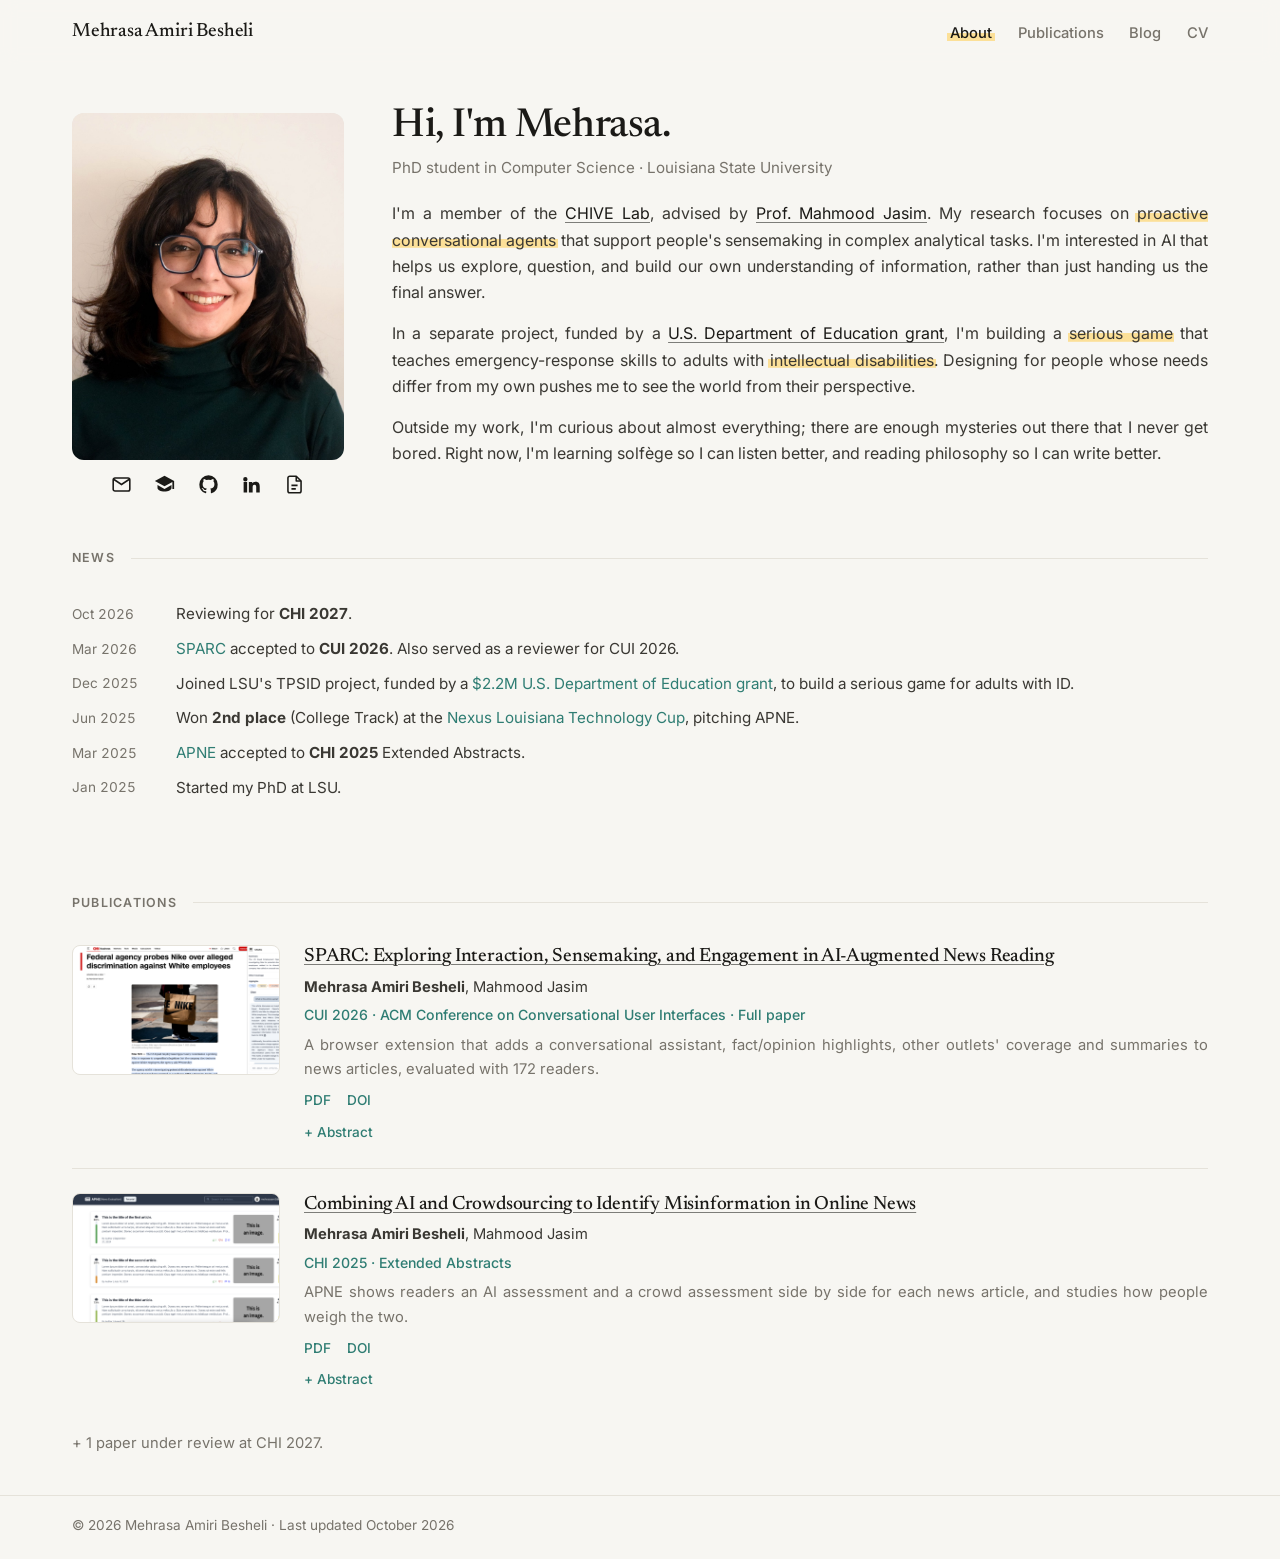
<file: index.html>
<!doctype html>
<html lang="en">
  <head>
    <meta charset="UTF-8" />
    <meta name="viewport" content="width=device-width, initial-scale=1.0" />

    <!-- Full publication name in the title so name searches from papers and Scholar find this page. -->
    <title>Mehrasa Amiri Besheli</title>
    <meta
      name="description"
      content="Mehrasa Amiri Besheli — CS PhD student at Louisiana State University (CHIVE Lab) studying conversational AI and AI-augmented sensemaking."
    />

    <meta property="og:title" content="Mehrasa Amiri Besheli" />
    <meta
      property="og:description"
      content="CS PhD student at LSU studying how conversational AI can help people make sense of information."
    />
    <meta property="og:type" content="profile" />

    <link rel="preconnect" href="https://fonts.googleapis.com" />
    <link rel="preconnect" href="https://fonts.gstatic.com" crossorigin />
    <link
      href="https://fonts.googleapis.com/css2?family=Newsreader:ital,opsz,wght@0,6..72,400;0,6..72,500;1,6..72,400&family=Inter:wght@400;500;600&display=swap"
      rel="stylesheet"
    />
    <link rel="stylesheet" href="style.css" />
  </head>
  <body>
    <header class="site-header">
      <div class="container">
        <a class="brand" href="index.html">Mehrasa Amiri Besheli</a>
        <nav>
          <ul class="nav">
            <li><a href="index.html" aria-current="page">About</a></li>
            <li><a href="#publications">Publications</a></li>
            <li><a href="blog.html">Blog</a></li>
            <li><a href="cv.html">CV</a></li>
          </ul>
        </nav>
      </div>
    </header>

    <main class="container">
      <!-- ===================== HERO ===================== -->
      <div class="hero">
        <div class="profile">
          <div class="portrait">
            <img src="photo-web.jpg" alt="Portrait of Mehrasa Amiri Besheli" />
          </div>
          <!-- Icon links under the photo -->
          <div class="socials">
            <a href="mailto:mamiri2@lsu.edu" aria-label="Email" title="Email"
              ><svg
                viewBox="0 0 24 24"
                fill="none"
                stroke="currentColor"
                stroke-width="1.8"
                aria-hidden="true"
              >
                <rect x="2.5" y="4.5" width="19" height="15" rx="2" />
                <path d="m3 6 9 6 9-6" /></svg
            ></a>
            <a
              href="https://scholar.google.com/citations?user=2GcFEswAAAAJ"
              aria-label="Google Scholar"
              title="Google Scholar"
              ><svg viewBox="0 0 24 24" fill="currentColor" aria-hidden="true">
                <path
                  d="M12 2 1 8l11 6 9-4.9V17h2V8L12 2zM4 12.7v3.3C4 18.2 7.6 20 12 20s8-1.8 8-4v-3.3l-8 4.4-8-4.4z"
                /></svg
            ></a>
            <a
              href="https://github.com/mobiusss3"
              aria-label="GitHub"
              title="GitHub"
              ><svg viewBox="0 0 24 24" fill="currentColor" aria-hidden="true">
                <path
                  d="M12 1.5A10.5 10.5 0 0 0 1.5 12a10.5 10.5 0 0 0 7.18 9.96c.53.1.72-.23.72-.5v-1.8c-2.92.63-3.54-1.4-3.54-1.4-.48-1.21-1.17-1.54-1.17-1.54-.95-.65.07-.64.07-.64 1.06.08 1.62 1.09 1.62 1.09.94 1.6 2.46 1.14 3.06.87.1-.68.37-1.14.67-1.4-2.33-.27-4.78-1.17-4.78-5.2 0-1.15.41-2.09 1.09-2.83-.11-.27-.47-1.34.1-2.8 0 0 .88-.28 2.9 1.08a10 10 0 0 1 5.28 0c2-1.36 2.89-1.08 2.89-1.08.57 1.46.21 2.53.1 2.8.68.74 1.09 1.68 1.09 2.83 0 4.04-2.46 4.93-4.8 5.19.38.33.71.97.71 1.96v2.9c0 .28.19.61.73.5A10.5 10.5 0 0 0 22.5 12 10.5 10.5 0 0 0 12 1.5z"
                /></svg
            ></a>
            <a
              href="https://www.linkedin.com/in/mehrasa-amiri-34063736b/"
              aria-label="LinkedIn"
              title="LinkedIn"
              ><svg viewBox="0 0 24 24" fill="currentColor" aria-hidden="true">
                <path
                  d="M4.98 3.5a2.5 2.5 0 1 1 0 5 2.5 2.5 0 0 1 0-5zM3 9h4v12H3V9zm6 0h3.8v1.7h.05c.53-.95 1.83-1.95 3.77-1.95 4.03 0 4.78 2.5 4.78 5.75V21h-4v-5.6c0-1.34-.03-3.06-1.9-3.06-1.9 0-2.2 1.46-2.2 2.96V21H9V9z"
                /></svg
            ></a>
            <a href="cv.html" aria-label="CV" title="CV"
              ><svg
                viewBox="0 0 24 24"
                fill="none"
                stroke="currentColor"
                stroke-width="1.8"
                stroke-linejoin="round"
                aria-hidden="true"
              >
                <path
                  d="M14 2.5H6.5a2 2 0 0 0-2 2v15a2 2 0 0 0 2 2h11a2 2 0 0 0 2-2V8z"
                />
                <path d="M14 2.5V8h5.5M8.5 13h7M8.5 17h5" /></svg
            ></a>
          </div>
        </div>

        <div class="intro">
          <h1>Hi, I'm Mehrasa.</h1>
          <p class="role">
            PhD student in Computer Science · Louisiana State University
          </p>

          <p>
            I'm a member of the
            <a href="https://chive.cse.lsu.edu/">CHIVE Lab</a>, advised by
            <a href="https://csc.lsu.edu/~mjasim/">Prof. Mahmood Jasim</a>. My
            research focuses on
            <span class="mark">proactive conversational agents</span>
            that support people's sensemaking in complex analytical tasks. I'm
            interested in AI that helps us explore, question, and build our own
            understanding of information, rather than just handing us the final
            answer.
          </p>
          <p>
            In a separate project, funded by a
            <a href="https://www.lsu.edu/chse/news/2025/ics-tpsid-grant.php"
              >U.S. Department of Education grant</a
            >, I'm building a
            <span class="mark" style="--d: 1.1s">serious game</span> that
            teaches emergency-response skills to adults with
            <span class="mark" style="--d: 1.4s">intellectual disabilities</span
            >. Designing for people whose needs differ from my own pushes me to
            see the world from their perspective.
          </p>
          <p>
            Outside my work, I'm curious about almost everything; there are
            enough mysteries out there that I never get bored. Right now, I'm
            learning solfège so I can listen better, and reading philosophy so I
            can write better.
          </p>
        </div>
      </div>

      <!-- ===================== NEWS =====================
         One <li> per item, NEWEST AT THE TOP. Keep each to one line.
    ================================================== -->
      <section id="news">
        <h2 class="section-label">News</h2>
        <ul class="news">
          <li>
            <time>Oct 2026</time
            ><span>Reviewing for <strong>CHI 2027</strong>.</span>
          </li>
          <li>
            <time>Mar 2026</time
            ><span
              ><a href="#sparc">SPARC</a> accepted to <strong>CUI 2026</strong>.
              Also served as a reviewer for CUI 2026.</span
            >
          </li>
          <li>
            <time>Dec 2025</time
            ><span
              >Joined LSU's TPSID project, funded by a
              <a href="https://www.lsu.edu/chse/news/2025/ics-tpsid-grant.php"
                >$2.2M U.S. Department of Education grant</a
              >, to build a serious game for adults with ID.</span
            >
          </li>
          <li>
            <time>Jun 2025</time
            ><span
              >Won <strong>2nd place</strong> (College Track) at the
              <a href="https://www.nexusla.org/"
                >Nexus Louisiana Technology Cup</a
              >, pitching APNE.</span
            >
          </li>
          <li>
            <time>Mar 2025</time
            ><span
              ><a href="#apne">APNE</a> accepted to
              <strong>CHI 2025</strong> Extended Abstracts.</span
            >
          </li>
          <li><time>Jan 2025</time><span>Started my PhD at LSU.</span></li>
        </ul>
      </section>

      <!-- ===================== PUBLICATIONS =====================
         One <article class="pub"> per paper, newest first.
    ========================================================== -->
      <section id="publications">
        <h2 class="section-label">Publications</h2>

        <article class="pub" id="sparc">
          <figure class="pub-img">
            <img
              src="images/sparc.png"
              alt="SPARC side panel next to a news article, showing a summary, other outlets' coverage, fact/opinion highlights and a chat"
            />
          </figure>
          <div>
            <h3>
              <a href="https://doi.org/10.1145/3816046.3816213"
                >SPARC: Exploring Interaction, Sensemaking, and Engagement in
                AI-Augmented News Reading</a
              >
            </h3>
            <p class="authors">
              <strong>Mehrasa Amiri Besheli</strong>, Mahmood Jasim
            </p>
            <p class="venue">
              CUI 2026 · ACM Conference on Conversational User Interfaces · Full
              paper
            </p>
            <p class="tldr">
              A browser extension that adds a conversational assistant,
              fact/opinion highlights, other outlets' coverage and summaries to
              news articles, evaluated with 172 readers.
            </p>
            <div class="links">
              <a href="https://dl.acm.org/doi/pdf/10.1145/3816046.3816213"
                >PDF</a
              >
              <a href="https://doi.org/10.1145/3816046.3816213">DOI</a>
              <details>
                <summary>Abstract</summary>
                <p>
                  Recent advancements in AI assistants have sparked growing
                  interest in how they can support everyday reading tasks.
                  However, how AI can help readers deeply engage with online
                  news articles remains underexplored. To understand online news
                  readers' needs and how AI can support them, we conducted a
                  formative survey (N=100), in which participants expressed the
                  desire for credible, accurate information, exposure to diverse
                  perspectives, and low-friction assistance that augments
                  reading flow. In response, we designed and developed SPARC, a
                  web extension that enables readers to assess article
                  credibility, find relevant information, and explore others'
                  perspectives through conversations and visual cues. A user
                  study (N=172) with Fox and CNN readers suggests that SPARC
                  helped participants with comprehension and information-seeking
                  through conversational explanations, and enabled focused
                  attention by providing highlights as a reading scaffold. We
                  also found that participants' pre-existing positive or
                  negative perception of trust in AI did not significantly
                  influence their engagement with our tool.
                </p>
              </details>
            </div>
          </div>
        </article>

        <article class="pub" id="apne">
          <figure class="pub-img">
            <img
              src="images/apne.png"
              alt="APNE interface: news articles with AI and crowd credibility scores"
            />
          </figure>
          <div>
            <h3>
              <a href="https://doi.org/10.1145/3706599.3720007"
                >Combining AI and Crowdsourcing to Identify Misinformation in
                Online News</a
              >
            </h3>
            <p class="authors">
              <strong>Mehrasa Amiri Besheli</strong>, Mahmood Jasim
            </p>
            <p class="venue">CHI 2025 · Extended Abstracts</p>
            <p class="tldr">
              APNE shows readers an AI assessment and a crowd assessment side by
              side for each news article, and studies how people weigh the two.
            </p>
            <div class="links">
              <a href="https://dl.acm.org/doi/pdf/10.1145/3706599.3720007"
                >PDF</a
              >
              <a href="https://doi.org/10.1145/3706599.3720007">DOI</a>
              <details>
                <summary>Abstract</summary>
                <p>
                  Misinformation in online news presents a critical challenge as
                  it can influence individuals' assessment of news articles and
                  impact decision-making. Existing approaches to combat
                  misinformation rely on either automated AI-based systems or
                  human-centered methods, such as crowdsourcing. However, AI
                  systems often struggle to interpret subjective opinions and
                  remain up to date, while human approaches can be biased. To
                  address these, we designed and developed AI and People News
                  Evaluation (APNE), a system that combines both AI and human
                  assessment to identify misinformation. An initial evaluation
                  of our system suggests that participants valued AI for
                  offering factual information but sometimes felt it was biased.
                  On the other hand, humans, despite having subjective opinions,
                  shared facts and alternative sources that improved the
                  information quality. We also found that participants'
                  assessments were shaped by external factors including their
                  distrust of AI and their opinions about other readers.
                </p>
              </details>
            </div>
          </div>
        </article>

        <p class="under-review">+ 1 paper under review at CHI 2027.</p>
      </section>
    </main>

    <footer>
      <div class="container">
        © 2026 Mehrasa Amiri Besheli · Last updated October 2026
      </div>
    </footer>

    <script src="script.js"></script>
  </body>
</html>
</file>
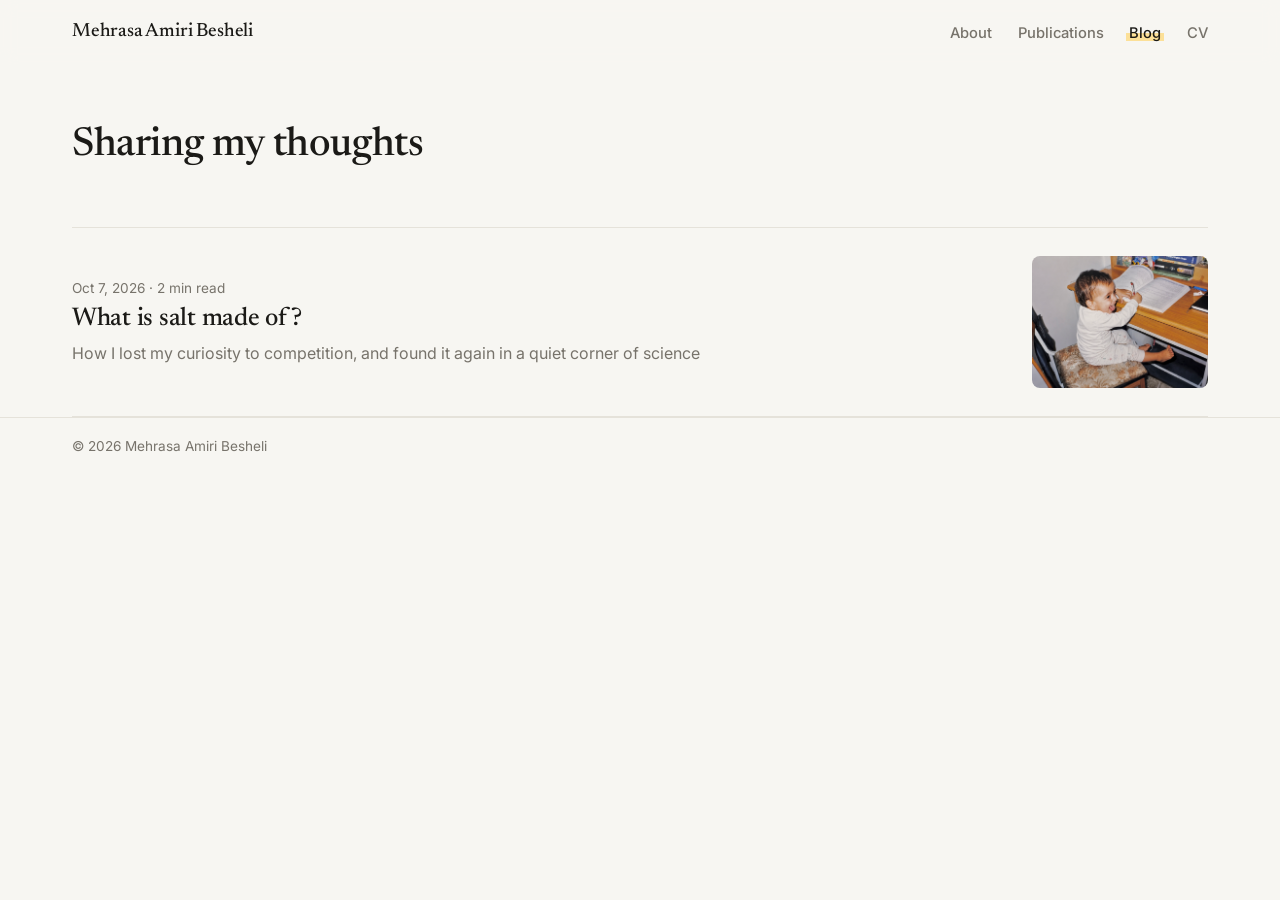
<file: blog.html>
<!doctype html>
<html lang="en">
  <head>
    <meta charset="UTF-8" />
    <meta name="viewport" content="width=device-width, initial-scale=1.0" />
    <title>Blog · Mehrasa Amiri Besheli</title>
    <meta
      name="description"
      content="Writing by Mehrasa Amiri Besheli on HCI, conversational AI, and life as a PhD student."
    />
    <link rel="preconnect" href="https://fonts.googleapis.com" />
    <link rel="preconnect" href="https://fonts.gstatic.com" crossorigin />
    <link
      href="https://fonts.googleapis.com/css2?family=Newsreader:ital,opsz,wght@0,6..72,400;0,6..72,500;1,6..72,400&family=Inter:wght@400;500;600&display=swap"
      rel="stylesheet"
    />
    <link rel="stylesheet" href="style.css" />
  </head>
  <body>
    <header class="site-header">
      <div class="container">
        <a class="brand" href="index.html">Mehrasa Amiri Besheli</a>
        <nav>
          <ul class="nav">
            <li><a href="index.html">About</a></li>
            <li><a href="index.html#publications">Publications</a></li>
            <li><a href="blog.html" aria-current="page">Blog</a></li>
            <li><a href="cv.html">CV</a></li>
          </ul>
        </nav>
      </div>
    </header>

    <main class="container">
      <h1 class="page-title">Sharing my thoughts</h1>

      <!-- ===================== POST LIST =====================
         NEWEST AT THE TOP. For each new post:
         1. Copy posts/_template.html, rename it (e.g. posts/2026Nov1.html)
         2. Copy one <article class="post-card"> below and update the link, date,
            title, subtitle and (optional) thumbnail.
         Delete the <figure> if the post has no thumbnail.
    ====================================================== -->
      <section class="post-list">
        <article class="post-card">
          <div>
            <p class="post-meta">
              <time datetime="2026-10-07">Oct 7, 2026</time> · 2 min read
            </p>
            <h2>
              <a href="posts/2026Oct7.html">What is salt made of?</a>
            </h2>
            <p class="post-subtitle">
              How I lost my curiosity to competition, and found it again in a
              quiet corner of science
            </p>
          </div>
          <figure class="post-thumb">
            <img src="images/blog/2026Oct7/childhood.jpg" alt="" />
          </figure>
        </article>
      </section>
    </main>

    <footer>
      <div class="container">© 2026 Mehrasa Amiri Besheli</div>
    </footer>
    <script src="script.js"></script>
  </body>
</html>
</file>
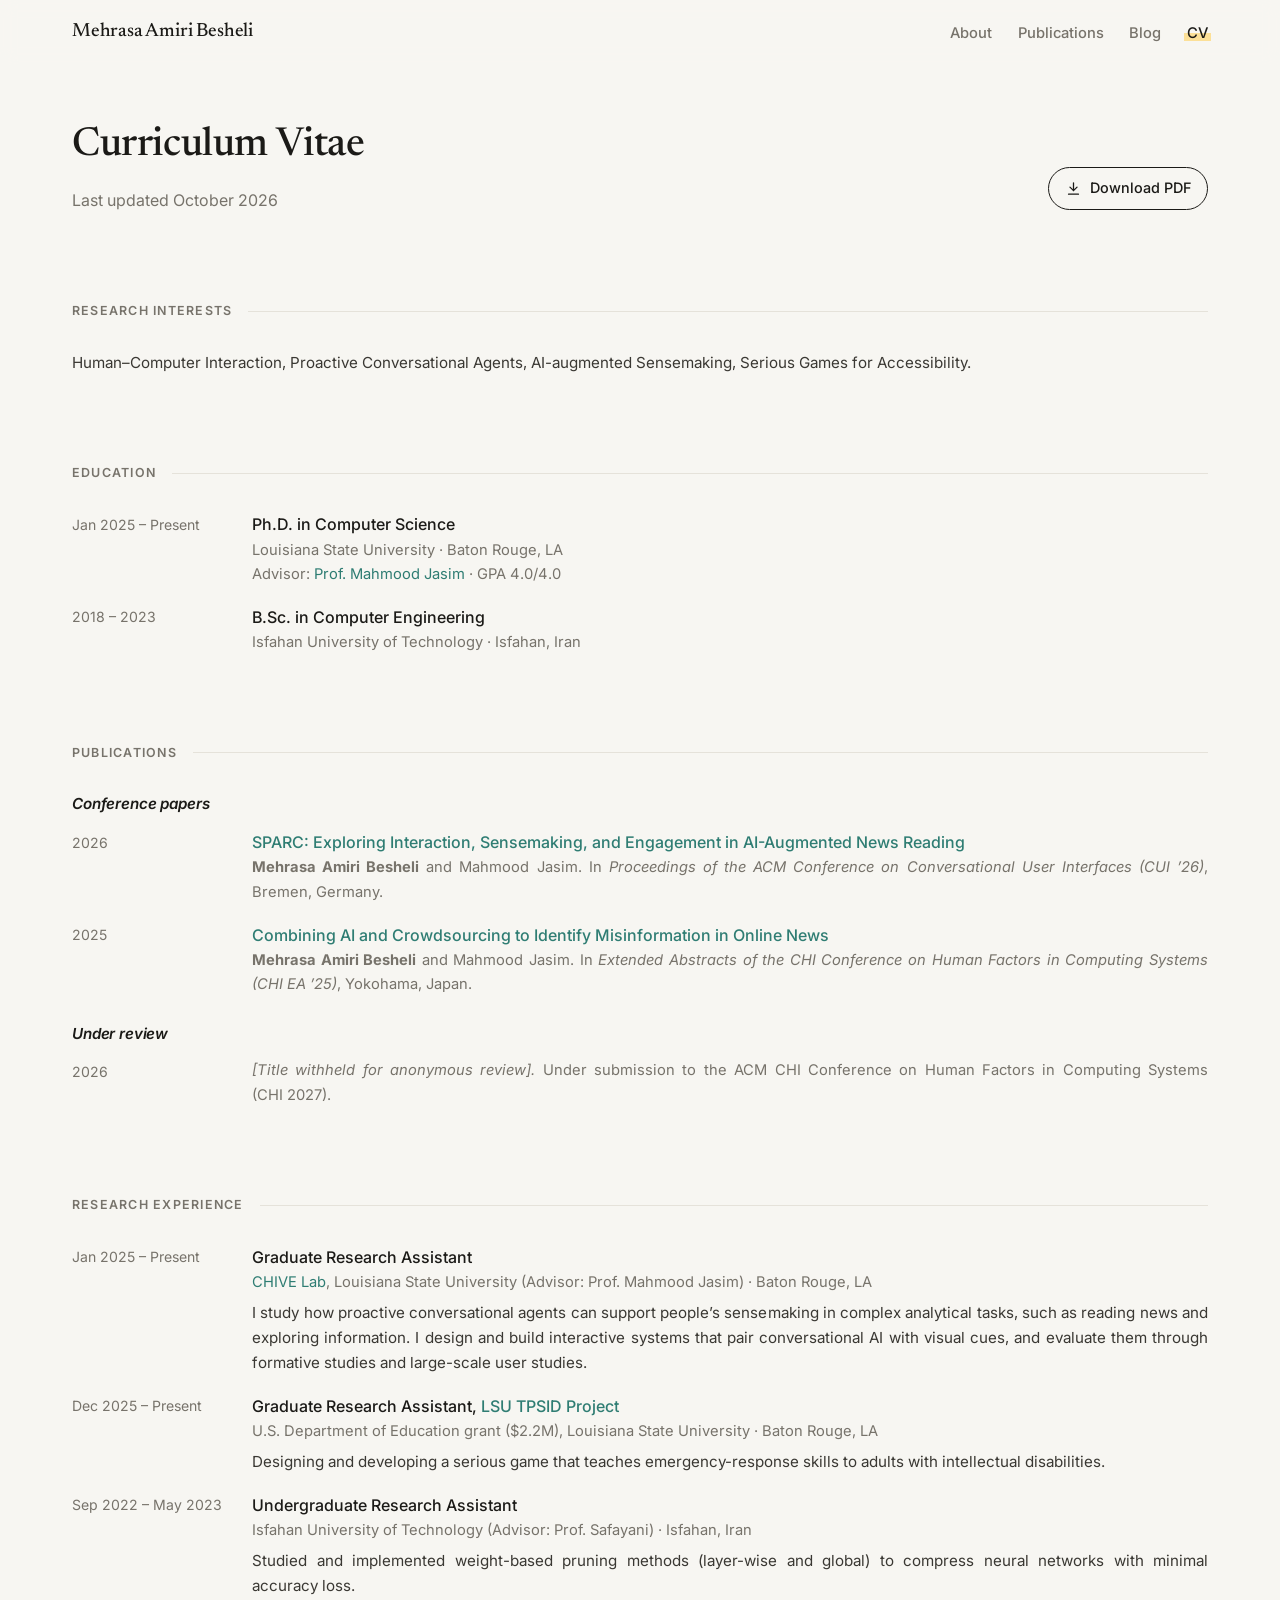
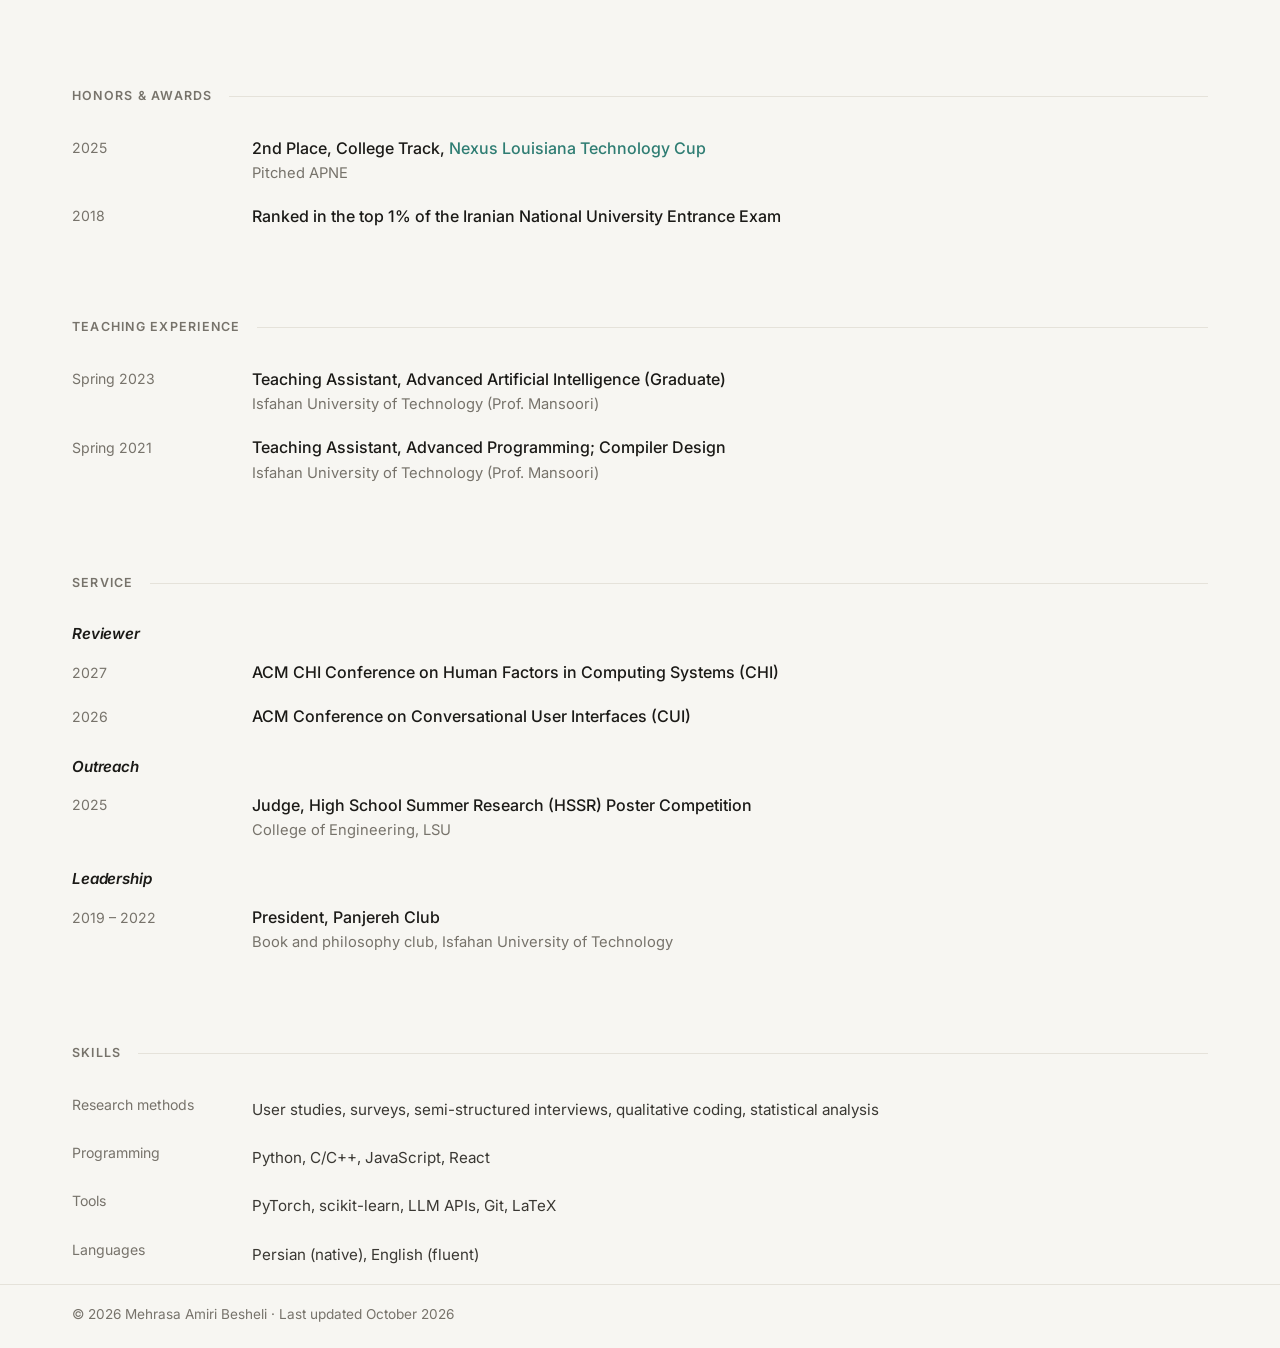
<file: cv.html>
<!doctype html>
<html lang="en">
  <head>
    <meta charset="UTF-8" />
    <meta name="viewport" content="width=device-width, initial-scale=1.0" />
    <title>CV · Mehrasa Amiri Besheli</title>
    <meta
      name="description"
      content="Curriculum vitae of Mehrasa Amiri Besheli, CS PhD student at Louisiana State University."
    />
    <link rel="preconnect" href="https://fonts.googleapis.com" />
    <link rel="preconnect" href="https://fonts.gstatic.com" crossorigin />
    <link
      href="https://fonts.googleapis.com/css2?family=Newsreader:ital,opsz,wght@0,6..72,400;0,6..72,500;1,6..72,400&family=Inter:wght@400;500;600&display=swap"
      rel="stylesheet"
    />
    <link rel="stylesheet" href="style.css" />
  </head>
  <body>
    <header class="site-header">
      <div class="container">
        <a class="brand" href="index.html">Mehrasa Amiri Besheli</a>
        <nav>
          <ul class="nav">
            <li><a href="index.html">About</a></li>
            <li><a href="index.html#publications">Publications</a></li>
            <li><a href="blog.html">Blog</a></li>
            <li><a href="cv.html" aria-current="page">CV</a></li>
          </ul>
        </nav>
      </div>
    </header>

    <main class="container">
      <div class="cv-head">
        <div>
          <h1 class="page-title">Curriculum Vitae</h1>
          <p class="page-intro">Last updated October 2026</p>
        </div>
        <!-- To update: replace cv.pdf in this folder with the new PDF (keep the same name). -->
        <a class="button" href="cv.pdf" download="Mehrasa-Amiri-Besheli-CV.pdf">
          <svg
            viewBox="0 0 24 24"
            fill="none"
            stroke="currentColor"
            stroke-width="1.8"
            stroke-linecap="round"
            stroke-linejoin="round"
            aria-hidden="true"
          >
            <path d="M12 4v11M7 10l5 5 5-5M5 20h14" />
          </svg>
          Download PDF
        </a>
      </div>

      <section>
        <h2 class="section-label">Research interests</h2>
        <p class="cv-text">
          Human–Computer Interaction, Proactive Conversational Agents,
          AI-augmented Sensemaking, Serious Games for Accessibility.
        </p>
      </section>

      <section>
        <h2 class="section-label">Education</h2>
        <div class="cv-row">
          <div class="when">Jan 2025 – Present</div>
          <div>
            <div class="what">Ph.D. in Computer Science</div>
            <div class="where">
              Louisiana State University · Baton Rouge, LA
            </div>
            <div class="where">
              Advisor:
              <a href="https://csc.lsu.edu/~mjasim/">Prof. Mahmood Jasim</a> ·
              GPA 4.0/4.0
            </div>
          </div>
        </div>
        <div class="cv-row">
          <div class="when">2018 – 2023</div>
          <div>
            <div class="what">B.Sc. in Computer Engineering</div>
            <div class="where">
              Isfahan University of Technology · Isfahan, Iran
            </div>
          </div>
        </div>
      </section>

      <section>
        <h2 class="section-label">Publications</h2>
        <h3 class="cv-sub">Conference papers</h3>
        <div class="cv-row">
          <div class="when">2026</div>
          <div>
            <div class="what">
              <a href="https://doi.org/10.1145/3816046.3816213"
                >SPARC: Exploring Interaction, Sensemaking, and Engagement in
                AI-Augmented News Reading</a
              >
            </div>
            <div class="where">
              <strong>Mehrasa Amiri Besheli</strong> and Mahmood Jasim. In
              <em
                >Proceedings of the ACM Conference on Conversational User
                Interfaces (CUI ’26)</em
              >, Bremen, Germany.
            </div>
          </div>
        </div>
        <div class="cv-row">
          <div class="when">2025</div>
          <div>
            <div class="what">
              <a href="https://doi.org/10.1145/3706599.3720007"
                >Combining AI and Crowdsourcing to Identify Misinformation in
                Online News</a
              >
            </div>
            <div class="where">
              <strong>Mehrasa Amiri Besheli</strong> and Mahmood Jasim. In
              <em
                >Extended Abstracts of the CHI Conference on Human Factors in
                Computing Systems (CHI EA ’25)</em
              >, Yokohama, Japan.
            </div>
          </div>
        </div>

        <h3 class="cv-sub">Under review</h3>
        <div class="cv-row">
          <div class="when">2026</div>
          <div>
            <div class="where">
              <em>[Title withheld for anonymous review].</em> Under submission
              to the ACM CHI Conference on Human Factors in Computing Systems
              (CHI 2027).
            </div>
          </div>
        </div>
      </section>

      <section>
        <h2 class="section-label">Research experience</h2>
        <div class="cv-row">
          <div class="when">Jan 2025 – Present</div>
          <div>
            <div class="what">Graduate Research Assistant</div>
            <div class="where">
              <a href="https://chive.cse.lsu.edu/">CHIVE Lab</a>, Louisiana
              State University (Advisor: Prof. Mahmood Jasim) · Baton Rouge, LA
            </div>
            <p class="cv-text">
              I study how proactive conversational agents can support people’s
              sensemaking in complex analytical tasks, such as reading news and
              exploring information. I design and build interactive systems that
              pair conversational AI with visual cues, and evaluate them through
              formative studies and large-scale user studies.
            </p>
          </div>
        </div>
        <div class="cv-row">
          <div class="when">Dec 2025 – Present</div>
          <div>
            <div class="what">
              Graduate Research Assistant,
              <a href="https://www.lsu.edu/chse/news/2025/ics-tpsid-grant.php"
                >LSU TPSID Project</a
              >
            </div>
            <div class="where">
              U.S. Department of Education grant ($2.2M), Louisiana State
              University · Baton Rouge, LA
            </div>
            <p class="cv-text">
              Designing and developing a serious game that teaches
              emergency-response skills to adults with intellectual
              disabilities.
            </p>
          </div>
        </div>
        <div class="cv-row">
          <div class="when">Sep 2022 – May 2023</div>
          <div>
            <div class="what">Undergraduate Research Assistant</div>
            <div class="where">
              Isfahan University of Technology (Advisor: Prof. Safayani) ·
              Isfahan, Iran
            </div>
            <p class="cv-text">
              Studied and implemented weight-based pruning methods (layer-wise
              and global) to compress neural networks with minimal accuracy
              loss.
            </p>
          </div>
        </div>
      </section>

      <section>
        <h2 class="section-label">Honors &amp; awards</h2>
        <div class="cv-row">
          <div class="when">2025</div>
          <div>
            <div class="what">
              2nd Place, College Track,
              <a href="https://www.nexusla.org/"
                >Nexus Louisiana Technology Cup</a
              >
            </div>
            <div class="where">Pitched APNE</div>
          </div>
        </div>
        <div class="cv-row">
          <div class="when">2018</div>
          <div>
            <div class="what">
              Ranked in the top 1% of the Iranian National University Entrance
              Exam
            </div>
          </div>
        </div>
      </section>

      <section>
        <h2 class="section-label">Teaching experience</h2>
        <div class="cv-row">
          <div class="when">Spring 2023</div>
          <div>
            <div class="what">
              Teaching Assistant, Advanced Artificial Intelligence (Graduate)
            </div>
            <div class="where">
              Isfahan University of Technology (Prof. Mansoori)
            </div>
          </div>
        </div>
        <div class="cv-row">
          <div class="when">Spring 2021</div>
          <div>
            <div class="what">
              Teaching Assistant, Advanced Programming; Compiler Design
            </div>
            <div class="where">
              Isfahan University of Technology (Prof. Mansoori)
            </div>
          </div>
        </div>
      </section>

      <section>
        <h2 class="section-label">Service</h2>
        <h3 class="cv-sub">Reviewer</h3>
        <div class="cv-row">
          <div class="when">2027</div>
          <div>
            <div class="what">
              ACM CHI Conference on Human Factors in Computing Systems (CHI)
            </div>
          </div>
        </div>
        <div class="cv-row">
          <div class="when">2026</div>
          <div>
            <div class="what">
              ACM Conference on Conversational User Interfaces (CUI)
            </div>
          </div>
        </div>
        <h3 class="cv-sub">Outreach</h3>
        <div class="cv-row">
          <div class="when">2025</div>
          <div>
            <div class="what">
              Judge, High School Summer Research (HSSR) Poster Competition
            </div>
            <div class="where">College of Engineering, LSU</div>
          </div>
        </div>
        <h3 class="cv-sub">Leadership</h3>
        <div class="cv-row">
          <div class="when">2019 – 2022</div>
          <div>
            <div class="what">President, Panjereh Club</div>
            <div class="where">
              Book and philosophy club, Isfahan University of Technology
            </div>
          </div>
        </div>
      </section>

      <section>
        <h2 class="section-label">Skills</h2>
        <div class="cv-row">
          <div class="when">Research methods</div>
          <div class="cv-text">
            User studies, surveys, semi-structured interviews, qualitative
            coding, statistical analysis
          </div>
        </div>
        <div class="cv-row">
          <div class="when">Programming</div>
          <div class="cv-text">Python, C/C++, JavaScript, React</div>
        </div>
        <div class="cv-row">
          <div class="when">Tools</div>
          <div class="cv-text">PyTorch, scikit-learn, LLM APIs, Git, LaTeX</div>
        </div>
        <div class="cv-row">
          <div class="when">Languages</div>
          <div class="cv-text">Persian (native), English (fluent)</div>
        </div>
      </section>
    </main>

    <footer>
      <div class="container">
        © 2026 Mehrasa Amiri Besheli · Last updated October 2026
      </div>
    </footer>
    <script src="script.js"></script>
  </body>
</html>
</file>
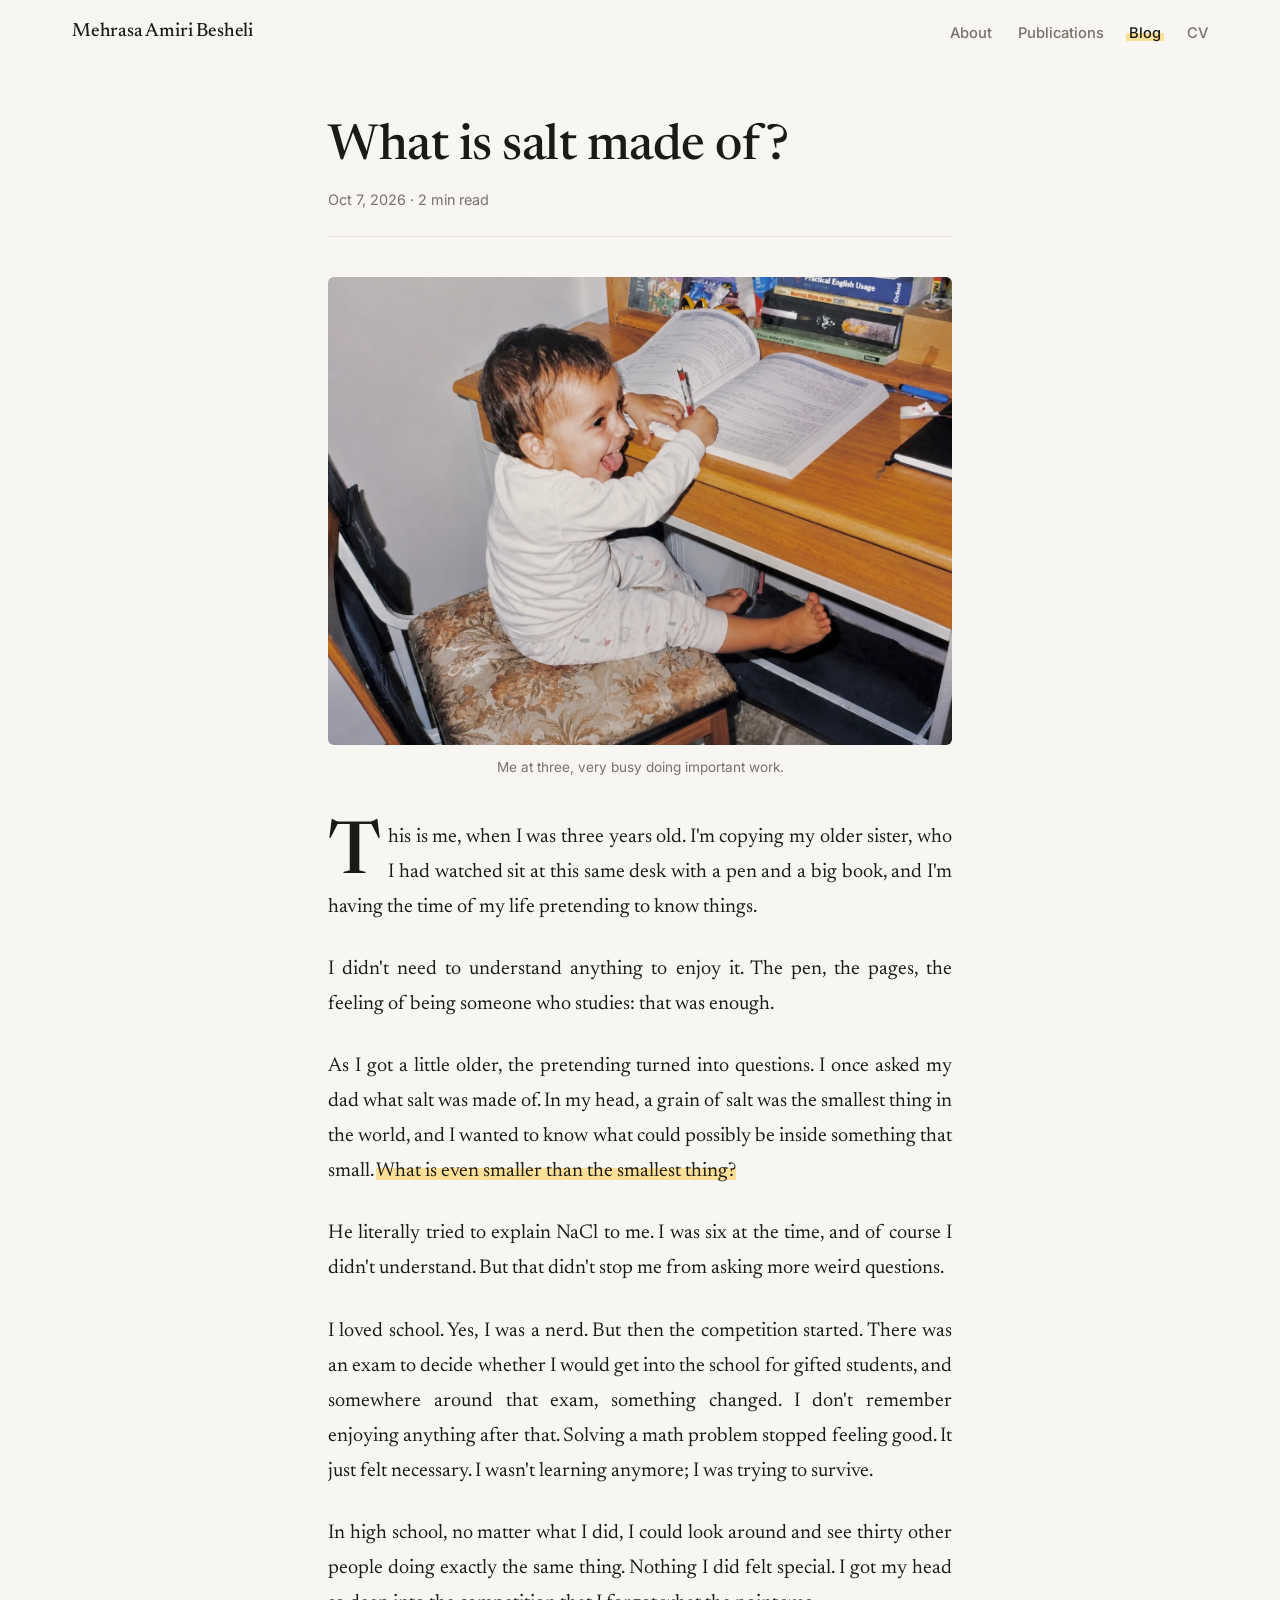
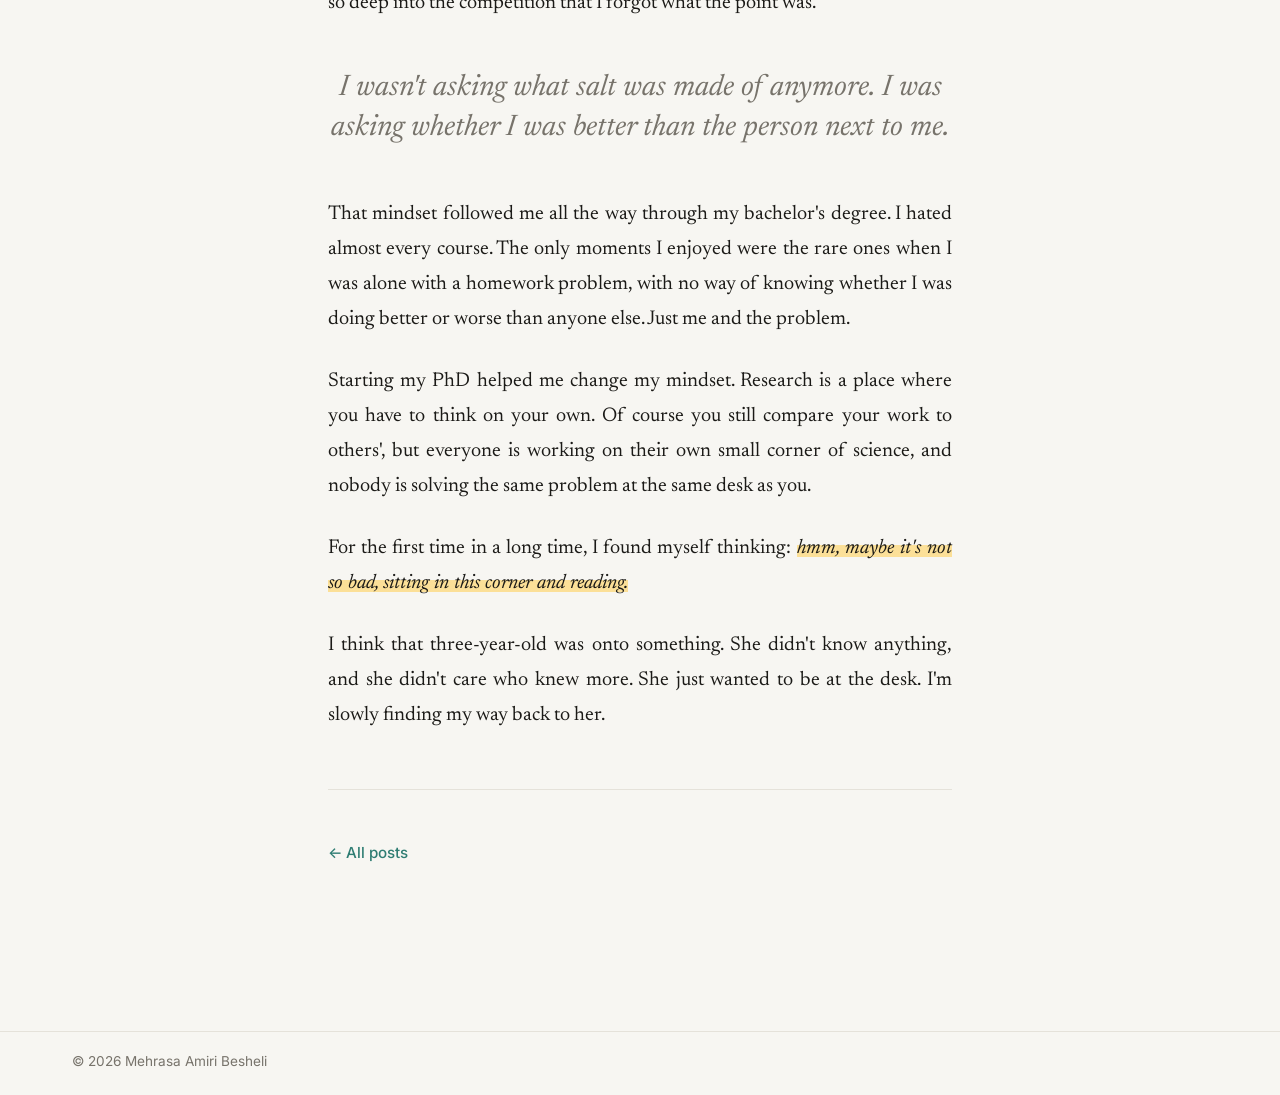
<file: posts/2026Oct7.html>
<!doctype html>
<html lang="en">
  <head>
    <meta charset="UTF-8" />
    <meta name="viewport" content="width=device-width, initial-scale=1.0" />

    <title>What is salt made of? · Mehrasa Amiri Besheli</title>
    <meta
      name="description"
      content="On how I lost my curiosity to competition, and how a PhD gave it back."
    />
    <meta property="og:title" content="What is salt made of?" />
    <meta
      property="og:description"
      content="On how I lost my curiosity to competition, and how a PhD gave it back."
    />
    <meta property="og:type" content="article" />

    <link rel="preconnect" href="https://fonts.googleapis.com" />
    <link rel="preconnect" href="https://fonts.gstatic.com" crossorigin />
    <link
      href="https://fonts.googleapis.com/css2?family=Newsreader:ital,opsz,wght@0,6..72,400;0,6..72,500;1,6..72,400&family=Inter:wght@400;500;600&display=swap"
      rel="stylesheet"
    />
    <link rel="stylesheet" href="../style.css" />
  </head>
  <body>
    <div class="read-progress" aria-hidden="true"></div>

    <header class="site-header">
      <div class="container">
        <a class="brand" href="../index.html">Mehrasa Amiri Besheli</a>
        <nav>
          <ul class="nav">
            <li><a href="../index.html">About</a></li>
            <li><a href="../index.html#publications">Publications</a></li>
            <li><a href="../blog.html" aria-current="page">Blog</a></li>
            <li><a href="../cv.html">CV</a></li>
          </ul>
        </nav>
      </div>
    </header>

    <main>
      <article class="article">
        <header class="article-header">
          <h1>What is salt made of?</h1>
          <p class="article-meta">
            <time datetime="2026-10-07">Oct 7, 2026</time> ·
            <span data-read-time>1 min read</span>
          </p>
        </header>

        <div class="article-body">
          <figure class="article-figure">
            <img
              src="../images/blog/2026Oct7/childhood.jpg"
              alt="A three-year-old girl in white pajamas sitting barefoot on a chair at a wooden desk, holding a pencil over a large open book and laughing with her tongue out"
            />
            <figcaption>
              Me at three, very busy doing important work.
            </figcaption>
          </figure>

          <p class="lead">
            This is me, when I was three years old. I'm copying my older sister,
            who I had watched sit at this same desk with a pen and a big book,
            and I'm having the time of my life pretending to know things.
          </p>

          <p>
            I didn't need to understand anything to enjoy it. The pen, the
            pages, the feeling of being someone who studies: that was enough.
          </p>

          <p>
            As I got a little older, the pretending turned into questions. I
            once asked my dad what salt was made of. In my head, a grain of salt
            was the smallest thing in the world, and I wanted to know what could
            possibly be inside something that small.
            <mark>What is even smaller than the smallest thing?</mark>
          </p>

          <p>
            He literally tried to explain NaCl to me. I was six at the time, and
            of course I didn't understand. But that didn't stop me from asking
            more weird questions.
          </p>

          <p>
            I loved school. Yes, I was a nerd. But then the competition started.
            There was an exam to decide whether I would get into the school for
            gifted students, and somewhere around that exam, something changed.
            I don't remember enjoying anything after that. Solving a math
            problem stopped feeling good. It just felt necessary. I wasn't
            learning anymore; I was trying to survive.
          </p>

          <p>
            In high school, no matter what I did, I could look around and see
            thirty other people doing exactly the same thing. Nothing I did felt
            special. I got my head so deep into the competition that I forgot
            what the point was.
          </p>

          <p class="pullquote">
            I wasn't asking what salt was made of anymore. I was asking whether
            I was better than the person next to me.
          </p>

          <p>
            That mindset followed me all the way through my bachelor's degree. I
            hated almost every course. The only moments I enjoyed were the rare
            ones when I was alone with a homework problem, with no way of
            knowing whether I was doing better or worse than anyone else. Just
            me and the problem.
          </p>

          <p>
            Starting my PhD helped me change my mindset. Research is a place
            where you have to think on your own. Of course you still compare
            your work to others', but everyone is working on their own small
            corner of science, and nobody is solving the same problem at the
            same desk as you.
          </p>

          <p>
            For the first time in a long time, I found myself thinking:
            <mark><em>hmm, maybe it's not so bad, sitting in this corner and
              reading.</em></mark>
          </p>

          <p>
            I think that three-year-old was onto something. She didn't know
            anything, and she didn't care who knew more. She just wanted to be
            at the desk. I'm slowly finding my way back to her.
          </p>
        </div>

        <footer class="article-footer">
          <a class="back-link" href="../blog.html">← All posts</a>
        </footer>
      </article>
    </main>

    <footer>
      <div class="container">© 2026 Mehrasa Amiri Besheli</div>
    </footer>
    <script src="../script.js"></script>
  </body>
</html>
</file>
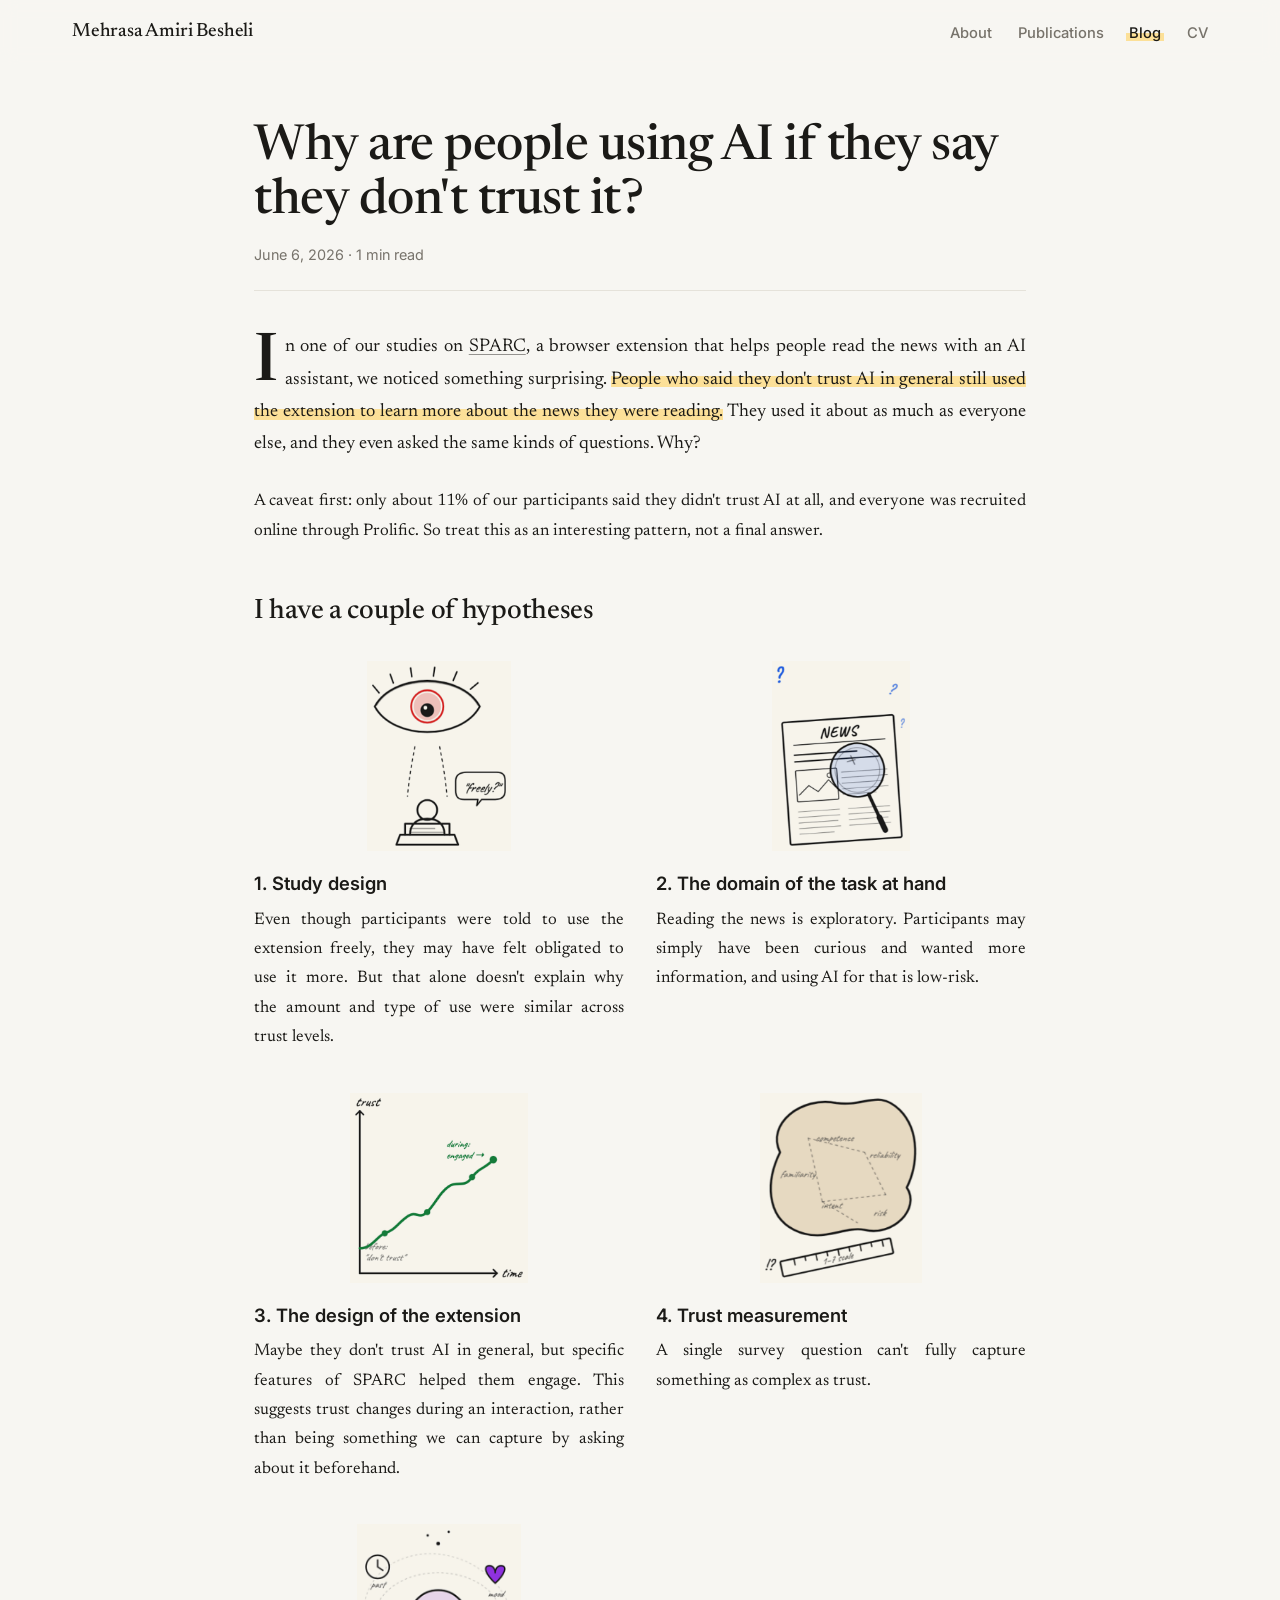
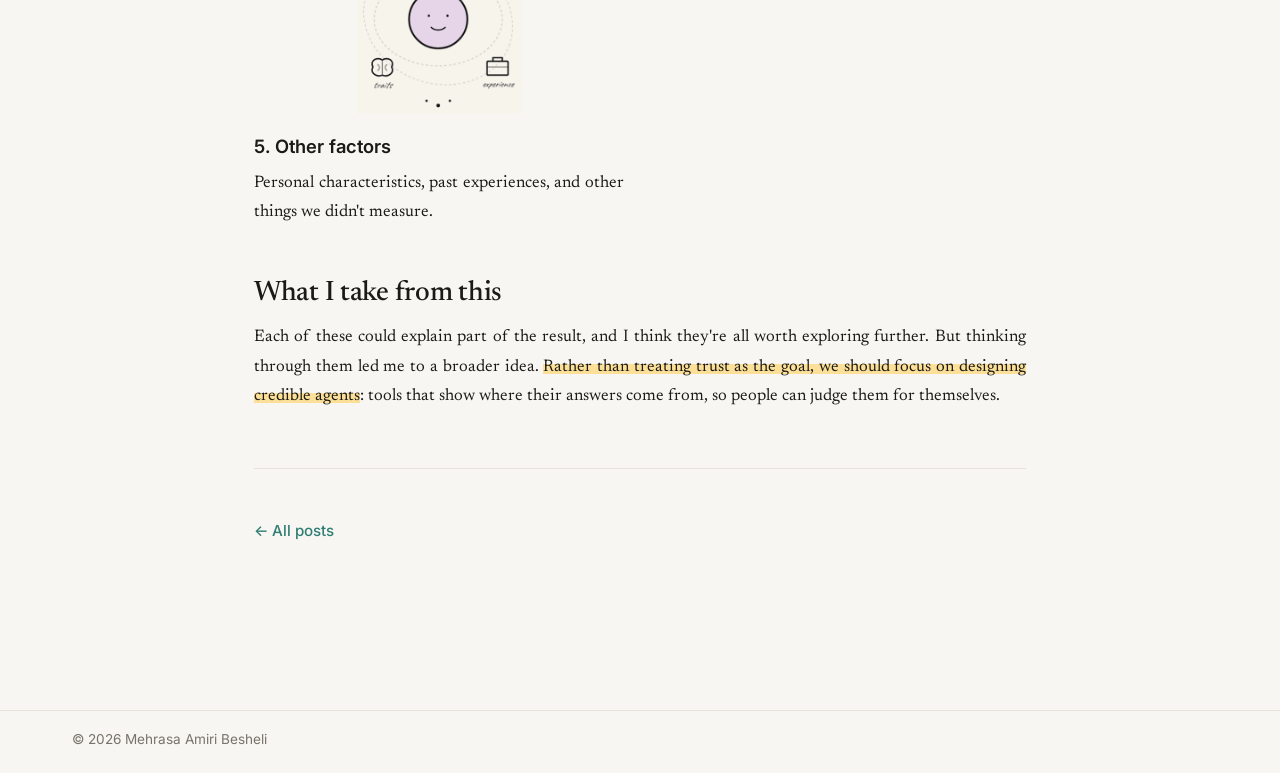
<file: posts/first-post.html>
<!doctype html>
<html lang="en">
  <head>
    <meta charset="UTF-8" />
    <meta name="viewport" content="width=device-width, initial-scale=1.0" />

    <!-- EDIT: post title (shows in the browser tab and in search results) -->
    <title>
      Why are people using AI if they say they don't trust it? · Mehrasa Amiri
      Besheli
    </title>
    <meta
      name="description"
      content="People who said they don't trust AI used our news-reading extension as much as everyone else. Here are my hypotheses for why."
    />
    <meta
      property="og:title"
      content="Why are people using AI if they say they don't trust it?"
    />
    <meta
      property="og:description"
      content="People who said they don't trust AI used our news-reading extension as much as everyone else. Here are my hypotheses for why."
    />
    <meta property="og:type" content="article" />

    <link rel="preconnect" href="https://fonts.googleapis.com" />
    <link rel="preconnect" href="https://fonts.gstatic.com" crossorigin />
    <link
      href="https://fonts.googleapis.com/css2?family=Newsreader:ital,opsz,wght@0,6..72,400;0,6..72,500;1,6..72,400&family=Inter:wght@400;500;600&display=swap"
      rel="stylesheet"
    />
    <link rel="stylesheet" href="../style.css" />

    <!-- Two-per-row grid for the hypotheses: image on top, heading + text underneath.
     You can move this into style.css later if you want to reuse it in other posts. -->
    <style>
      /* Post width and text size: change these two numbers to adjust */
      .article {
        max-width: 820px;
      }
      .article-body {
        font-size: 1.05rem;
      }
      .article-body .lead {
        font-size: 1.15rem;
      }

      .hypothesis-grid {
        display: grid;
        grid-template-columns: repeat(2, minmax(0, 1fr));
        gap: 2.5rem 2rem;
        margin: 2rem 0 2.5rem;
      }
      .hypothesis-card {
        margin: 0;
      }
      /* Shown at a fixed small height so the source pixels stay sharp on
         high-resolution screens. "multiply" blends the off-white image
         background into the page. */
      .hypothesis-card img {
        display: block;
        height: 190px;
        width: auto;
        max-width: 100%;
        object-fit: contain;
        margin: 0 auto;
        mix-blend-mode: multiply;
      }
      .hypothesis-card h3 {
        margin: 1rem 0 0.4rem;
      }
      .hypothesis-card p {
        margin: 0;
      }
      /* On phones, stack them one per row */
      @media (max-width: 600px) {
        .hypothesis-grid {
          grid-template-columns: 1fr;
        }
      }
    </style>
  </head>
  <body>
    <!-- Thin yellow bar at the top that fills as you read -->
    <div class="read-progress" aria-hidden="true"></div>

    <header class="site-header">
      <div class="container">
        <a class="brand" href="../index.html">Mehrasa Amiri Besheli</a>
        <nav>
          <ul class="nav">
            <li><a href="../index.html">About</a></li>
            <li><a href="../index.html#publications">Publications</a></li>
            <li><a href="../blog.html" aria-current="page">Blog</a></li>
            <li><a href="../cv.html">CV</a></li>
          </ul>
        </nav>
      </div>
    </header>

    <main>
      <article class="article">
        <!-- ===================== TITLE ===================== -->
        <header class="article-header">
          <h1>Why are people using AI if they say they don't trust it?</h1>

          <!-- EDIT the date. The read time is calculated automatically. -->
          <p class="article-meta">
            <time datetime="2026-06-06">June 6, 2026</time> ·
            <span data-read-time>5 min read</span>
          </p>
        </header>

        <!-- ===================== BODY ===================== -->
        <div class="article-body">
          <p class="lead">
            In one of our studies on
            <a href="https://dl.acm.org/doi/pdf/10.1145/3816046.3816213"
              >SPARC</a
            >, a browser extension that helps people read the news with an AI
            assistant, we noticed something surprising.
            <mark
              >People who said they don't trust AI in general still used the
              extension to learn more about the news they were reading.</mark
            >
            They used it about as much as everyone else, and they even asked the
            same kinds of questions. Why?
          </p>

          <p>
            A caveat first: only about 11% of our participants said they didn't
            trust AI at all, and everyone was recruited online through Prolific.
            So treat this as an interesting pattern, not a final answer.
          </p>

          <h2>I have a couple of hypotheses</h2>

          <div class="hypothesis-grid">
            <figure class="hypothesis-card">
              <img
                src="../images/blog/2026Oct6/trust-study-design.png"
                alt="Sketch of a large eye watching a person at a desk, with a speech bubble that says “Freely?”"
              />
              <h3>1. Study design</h3>
              <p>
                Even though participants were told to use the extension freely,
                they may have felt obligated to use it more. But that alone
                doesn't explain why the amount and type of use were similar
                across trust levels.
              </p>
            </figure>

            <figure class="hypothesis-card">
              <img
                src="../images/blog/2026Oct6/trust-news-domain.png"
                alt="Sketch of a newspaper under a magnifying glass, surrounded by question marks"
              />
              <h3>2. The domain of the task at hand</h3>
              <p>
                Reading the news is exploratory. Participants may simply have
                been curious and wanted more information, and using AI for that
                is low-risk.
              </p>
            </figure>

            <figure class="hypothesis-card">
              <img
                src="../images/blog/2026Oct6/trust-dynamic.png"
                alt="Line chart of trust over time, rising from “don’t trust” before using the tool to “engaged” during use"
              />
              <h3>3. The design of the extension</h3>
              <p>
                Maybe they don't trust AI in general, but specific features of
                SPARC helped them engage. This suggests trust changes during an
                interaction, rather than being something we can capture by
                asking about it beforehand.
              </p>
            </figure>

            <figure class="hypothesis-card">
              <img
                src="../images/blog/2026Oct6/trust-measurement.png"
                alt="Sketch of an irregular shape labeled competence, reliability, familiarity, intent and risk, next to a ruler for a rating scale"
              />
              <h3>4. Trust measurement</h3>
              <p>
                A single survey question can't fully capture something as
                complex as trust.
              </p>
            </figure>

            <figure class="hypothesis-card">
              <img
                src="../images/blog/2026Oct6/trust-other-factors.png"
                alt="Sketch of a face surrounded by icons for past, mood, traits and experience"
              />
              <h3>5. Other factors</h3>
              <p>
                Personal characteristics, past experiences, and other things we
                didn't measure.
              </p>
            </figure>
          </div>

          <h2>What I take from this</h2>

          <p>
            Each of these could explain part of the result, and I think they're
            all worth exploring further. But thinking through them led me to a
            broader idea.
            <mark
              >Rather than treating trust as the goal, we should focus on
              designing credible agents</mark
            >: tools that show where their answers come from, so people can
            judge them for themselves.
          </p>
        </div>

        <!-- ===================== END OF POST ===================== -->
        <footer class="article-footer">
          <a class="back-link" href="../blog.html">← All posts</a>
        </footer>
      </article>
    </main>

    <footer>
      <div class="container">© 2026 Mehrasa Amiri Besheli</div>
    </footer>
    <script src="../script.js"></script>
  </body>
</html>
</file>
<file: style.css>
/* Shared styles for every page (index, cv). */

:root {
  --paper:   #F7F6F2;
  --ink:     #1B1A17;
  --body:    #3A3833;
  --muted:   #77736B;
  --rule:    #E5E2DA;
  --mark:    rgba(255, 209, 92, 0.6);
  --accent:  #2F7D73;
  --serif:   "Newsreader", Georgia, serif;
  --sans:    "Inter", system-ui, sans-serif;
}

* { box-sizing: border-box; }
html { -webkit-text-size-adjust: 100%; scroll-behavior: smooth; scroll-padding-top: 5rem; }

body {
  margin: 0;
  background: var(--paper);
  color: var(--ink);
  font-family: var(--sans);
  font-size: 16px;
  line-height: 1.65;
  -webkit-font-smoothing: antialiased;
  text-rendering: optimizeLegibility;
}

/* Links, two kinds:
   - Prominent links (in the bio text, paper titles): dark text with an
     underline; on hover the underline gives way to the highlighter sweep.
   - Everything else: plain green, underlined on hover. */
a { color: var(--accent); text-decoration: none; text-underline-offset: 3px; }
a:hover, a:focus-visible { text-decoration: underline; }

.intro p a, .pub h3 a {
  color: var(--ink);
  text-decoration: underline;
  text-decoration-color: color-mix(in srgb, var(--ink) 55%, transparent);
  text-decoration-thickness: 1px;
  background-image: linear-gradient(var(--mark), var(--mark));
  background-repeat: no-repeat;
  background-position: 0 88%;
  background-size: 0% .55em;
  transition: background-size .4s cubic-bezier(.22,1,.36,1),
              text-decoration-color .2s ease;
}
.intro p a:hover, .intro p a:focus-visible,
.pub h3 a:hover, .pub h3 a:focus-visible {
  background-size: 100% .55em;
  text-decoration-color: transparent;
}
img { max-width: 100%; display: block; }

/* Justified body text across the site; hyphenation keeps word gaps even. */
main p, .news span, .cv-row ul, .cv-row .where {
  text-align: justify; hyphens: manual; text-wrap: pretty;
}

.container { max-width: 74rem; margin: 0 auto; padding: 0 1.5rem; }

/* ---------- Top bar ---------- */
.site-header {
  position: sticky; top: 0; z-index: 10;
  background: color-mix(in srgb, var(--paper) 88%, transparent);
  backdrop-filter: blur(8px);
  -webkit-backdrop-filter: blur(8px);
  border-bottom: 1px solid transparent;
  transition: border-color .2s ease;
}
.site-header.scrolled { border-bottom-color: var(--rule); }
.site-header .container {
  display: flex; align-items: center; justify-content: space-between;
  gap: 1rem; flex-wrap: wrap;
  padding-top: 1rem; padding-bottom: 1rem;
}
.brand {
  font-family: var(--serif); font-size: 1.2rem; font-weight: 500;
  color: var(--ink); text-decoration: none; letter-spacing: -0.01em;
}
.nav { display: flex; gap: 1.6rem; list-style: none; margin: 0; padding: 0; }
.nav a {
  position: relative; color: var(--muted); text-decoration: none;
  font-size: 0.92rem; font-weight: 500; transition: color .15s ease;
}
.nav a:hover, .nav a[aria-current="page"] { color: var(--ink); }
/* Highlighter stroke under the hovered / current tab */
.nav a::after {
  content: ""; position: absolute; left: -3px; right: -3px; bottom: 1px;
  height: 0.55em; background: var(--mark); z-index: -1;
  transform: scaleX(0); transform-origin: left;
  transition: transform .35s cubic-bezier(.22,1,.36,1);
}
.nav a:hover::after, .nav a[aria-current="page"]::after { transform: scaleX(1); }

/* ---------- Highlighter mark (signature) ---------- */
.mark {
  background-image: linear-gradient(var(--mark), var(--mark));
  background-repeat: no-repeat;
  background-position: 0 88%;
  background-size: 0% .55em;
  padding: 0 .1em; margin: 0 -.1em;
  animation: sweep 1.4s cubic-bezier(.22,1,.36,1) forwards;
  animation-delay: var(--d, .5s);
}
@keyframes sweep { to { background-size: 100% .55em; } }

/* ---------- Page sections ---------- */
main { padding-bottom: 5rem; }
section { margin-top: 5.5rem; }

.section-label {
  font-family: var(--sans);
  font-size: 0.78rem; font-weight: 600; letter-spacing: 0.1em;
  text-transform: uppercase; color: var(--muted);
  margin: 0 0 1.75rem; display: flex; align-items: center; gap: 1rem;
}
.section-label::after { content: ""; flex: 1; height: 1px; background: var(--rule); }

h1, h2, h3 { font-family: var(--serif); font-weight: 500; letter-spacing: -0.01em; }

/* ---------- Hero ---------- */
.hero {
  display: grid; grid-template-columns: 17rem 1fr; gap: 3rem;
  align-items: stretch; margin-top: 3rem;
}
/* Photo + icons fill exactly the height of the bio. The image is absolutely
   positioned so the text alone sets that height. */
.profile { position: relative; display: flex; flex-direction: column; }
.portrait {
  position: relative; flex: 1; min-height: 14rem;
  border-radius: 12px; overflow: hidden; background: #ECEAE3;
}
.portrait img {
  position: absolute; inset: 0; width: 100%; height: 100%;
  object-fit: cover; object-position: 49.5% 40%;   /* centered on the face */
}
.intro { display: flex; flex-direction: column; }
.intro > :last-child { margin-bottom: -.4em; }   /* photo bottom meets the last line's baseline */
.hero h1 {
  font-size: clamp(2rem, 4.5vw, 2.5rem); line-height: 1;
  margin: -.14em 0 .5rem;                          /* photo top meets the capitals */
}
.hero .role { color: var(--muted); margin: 0 0 1.25rem; font-size: 0.95rem; }
.hero p { margin: 0 0 .9rem; color: var(--body); }
.socials {
  position: absolute; top: 100%; left: 0; right: 0; margin-top: .9rem;
  display: flex; justify-content: center; align-items: center; gap: 1.4rem;
}
.socials a {
  color: var(--ink); display: inline-flex;
  transition: color .18s ease, transform .18s ease;
}
.socials a:hover, .socials a:focus-visible { color: var(--accent); transform: translateY(-2px); }
.socials svg { width: 21px; height: 21px; }

/* ---------- News ---------- */
.news { list-style: none; margin: 0; padding: 0; }
.news li {
  display: grid; grid-template-columns: 5.5rem 1fr; gap: 1rem;
  padding: .3rem 0; font-size: .95rem; color: var(--body);
}
.news time { color: var(--muted); font-size: .85rem; padding-top: .1rem; font-variant-numeric: tabular-nums; }

/* ---------- Publications / projects ---------- */
.pub {
  display: grid; grid-template-columns: 13rem 1fr; gap: 1.5rem;
  padding: 1.5rem 0; border-bottom: 1px solid var(--rule);
}
.pub:first-of-type { padding-top: .25rem; }
.pub:last-of-type { border-bottom: 0; }
.pub.no-image { grid-template-columns: 1fr; }
.pub-img {
  margin: 0; aspect-ratio: 16 / 10; border-radius: 8px; overflow: hidden;
  background: #ECEAE3; border: 1px solid var(--rule);
}
.pub-img img { width: 100%; height: 100%; object-fit: cover; object-position: left top; }
.pub h3 { font-size: 1.2rem; line-height: 1.3; margin: 0 0 .3rem; }
.pub h3 a { color: var(--ink); }
.pub p { margin: 0 0 .25rem; }
.authors { font-size: .92rem; color: var(--body); }
.venue { font-size: .88rem; color: var(--accent); font-weight: 500; }
.tldr { font-size: .92rem; color: var(--muted); margin-top: .4rem !important; }
.links {
  display: flex; flex-wrap: wrap; align-items: baseline; gap: .5rem 1rem;
  margin-top: .5rem; font-size: .85rem; font-weight: 500;
}
.under-review { color: var(--muted); font-size: .92rem; margin: 1rem 0 2.5rem; }
.plain-line { margin: 0; color: var(--body); }

details { font-size: .9rem; flex-basis: 100%; }
details summary {
  cursor: pointer; color: var(--accent); font-weight: 500; font-size: .85rem;
  list-style: none; display: inline-block; text-underline-offset: 3px;
}
details summary::-webkit-details-marker { display: none; }
details summary::before { content: "+ "; }
details[open] summary::before { content: "−"; }
details summary:hover, details summary:focus-visible { text-decoration: underline; }
details p { margin: .5rem 0 0; color: var(--body); font-weight: 400; line-height: 1.6; }

/* ---------- Sub-pages (CV, Blog) ---------- */
.page-title { font-size: clamp(2rem, 4.5vw, 2.5rem); margin: 3rem 0 .5rem; }
.page-intro { color: var(--muted); margin: 0; }

.button {
  display: inline-flex; align-items: center; gap: .5rem;
  padding: .55rem 1rem; border: 1px solid var(--ink); border-radius: 999px;
  color: var(--ink); text-decoration: none; font-size: .9rem; font-weight: 500;
  transition: background .15s, color .15s;
}
.button:hover { background: var(--ink); color: var(--paper); }

.cv-row { display: grid; grid-template-columns: 10rem 1fr; gap: 1.25rem; margin-bottom: 1.1rem; }
.cv-row .when { color: var(--muted); font-size: .88rem; padding-top: .1rem; }
.cv-row .what { font-weight: 500; }
.cv-row .where { color: var(--muted); font-size: .92rem; }
.cv-row ul { margin: .3rem 0 0; padding-left: 1.1rem; color: var(--body); font-size: .92rem; }


footer { border-top: 1px solid var(--rule); padding: 1.1rem 0 1.4rem; color: var(--muted); font-size: .85rem; }

/* ---------- CV page ---------- */
.cv-head {
  display: flex; align-items: flex-end; justify-content: space-between;
  gap: 1.5rem; flex-wrap: wrap;
}
.cv-head .button { margin-bottom: .2rem; }
.button svg { width: 17px; height: 17px; }
.button:hover { text-decoration: none; }
.cv-sub {
  font-family: var(--sans); font-size: .95rem; font-weight: 600; font-style: italic;
  color: var(--ink); margin: 1.5rem 0 .8rem;
}
.cv-sub:first-of-type { margin-top: 0; }
.cv-text { color: var(--body); margin: .35rem 0 0; font-size: .95rem; }
section > .cv-text { margin: 0; }

/* ---------- Blog list ---------- */
.post-list { margin-top: 3rem; }
.post-card {
  display: grid; grid-template-columns: 1fr 11rem; gap: 2rem; align-items: center;
  padding: 1.75rem 0; border-bottom: 1px solid var(--rule);
}
.post-card:first-child { border-top: 1px solid var(--rule); }
.post-card:not(:has(.post-thumb)) { grid-template-columns: 1fr; }
.post-meta { font-size: .85rem; color: var(--muted); margin: 0 0 .3rem; }
.post-card h2 { font-size: 1.6rem; line-height: 1.2; margin: 0 0 .35rem; }
.post-card h2 a {
  color: var(--ink);
  background-image: linear-gradient(var(--mark), var(--mark));
  background-repeat: no-repeat; background-position: 0 88%; background-size: 0% .5em;
  transition: background-size .4s cubic-bezier(.22,1,.36,1);
}
.post-card h2 a:hover, .post-card h2 a:focus-visible { background-size: 100% .5em; text-decoration: none; }
.post-subtitle { color: var(--muted); margin: 0; }
.post-thumb { margin: 0; aspect-ratio: 4 / 3; border-radius: 8px; overflow: hidden; background: #ECEAE3; }
.post-thumb img { width: 100%; height: 100%; object-fit: cover; }

/* ---------- Blog post (Medium-style) ---------- */
.read-progress {
  position: fixed; top: 0; left: 0; right: 0; height: 3px; z-index: 20;
  background: #E8B930; transform: scaleX(0); transform-origin: left;
}
.article { max-width: 42rem; margin: 0 auto; padding: 3.5rem 1.5rem 4rem; }

.article-header h1 {
  font-size: clamp(2.2rem, 5vw, 3.1rem); line-height: 1.1; margin: 0 0 .8rem;
}
.article-subtitle {
  font-family: var(--serif); font-size: 1.35rem; line-height: 1.4;
  color: var(--muted); margin: 0 0 1.25rem !important; text-align: left !important;
}
.article-meta {
  color: var(--muted); font-size: .9rem; text-align: left !important;
  padding-bottom: 1.5rem; margin: 0 0 2.5rem; border-bottom: 1px solid var(--rule);
}

.article-body {
  font-family: var(--serif); font-size: 1.25rem; line-height: 1.75; color: var(--ink);
}
.article-body p { margin: 0 0 1.7rem; }
.article-body .lead::first-letter {
  float: left; font-size: 3.6em; line-height: .85; font-weight: 500;
  margin: .08em .1em 0 0;
}
.article-body h2 {
  font-size: 1.75rem; line-height: 1.25; margin: 3rem 0 .8rem;
}
.article-body h3 {
  font-family: var(--sans); font-size: 1.15rem; font-weight: 600; letter-spacing: 0;
  margin: 2.2rem 0 .6rem;
}
.article-body a { color: var(--ink); text-decoration: underline; text-decoration-color: color-mix(in srgb, var(--ink) 45%, transparent); }
.article-body a:hover { text-decoration-color: var(--ink); }
.article-body code {
  font-family: ui-monospace, SFMono-Regular, Menlo, monospace; font-size: .8em;
  background: #ECEAE3; padding: .12em .35em; border-radius: 4px;
}
.article-body ul, .article-body ol { margin: 0 0 1.7rem; padding-left: 1.5rem; }
.article-body li { margin-bottom: .5rem; padding-left: .3rem; }

.article-body blockquote {
  margin: 0 0 1.7rem; padding-left: 1.4rem; border-left: 3px solid var(--ink);
  font-style: italic;
}
.article-body blockquote p { margin-bottom: 0; }
.article-body .pullquote {
  font-size: 1.85rem; line-height: 1.35; font-style: italic; text-align: center !important;
  color: var(--muted); margin: 3rem 0;
}

/* Highlight: sweeps in when it scrolls into view (class added by script.js) */
.article-body mark {
  color: inherit; background-color: transparent;
  background-image: linear-gradient(var(--mark), var(--mark));
  background-repeat: no-repeat; background-position: 0 85%; background-size: 0% .6em;
  transition: background-size 1.3s cubic-bezier(.22,1,.36,1);
}
.article-body mark.in { background-size: 100% .6em; }

.article-figure { margin: 0 0 2.5rem; }
.article-figure img, .img-placeholder { width: 100%; border-radius: 6px; }
.img-placeholder {
  aspect-ratio: 16 / 9; display: grid; place-items: center; padding: 1rem; text-align: center;
  font-family: var(--sans); font-size: .85rem; color: var(--muted);
  background: repeating-linear-gradient(45deg, #EFEDE6 0 8px, #F4F2EC 8px 16px);
}
@media (min-width: 60rem) {
  .article-figure.wide { margin-left: -5rem; margin-right: -5rem; }
}
.article-figure figcaption {
  font-family: var(--sans); font-size: .85rem; color: var(--muted);
  text-align: center; margin-top: .7rem;
}

.divider { border: 0; text-align: center; margin: 2.8rem 0; }
.divider::before {
  content: "· · ·"; font-size: 1.6rem; letter-spacing: .6em; color: var(--ink);
}

.article-footer { margin-top: 3.5rem; }
.back-link { display: inline-block; margin-top: 2rem; font-weight: 500; font-size: .95rem; }

/* ---------- Mobile ---------- */
@media (max-width: 720px) {
  .hero { grid-template-columns: 1fr; gap: 1.5rem; margin-top: 2rem; }
  .profile { width: 12rem; }
  .portrait { flex: none; aspect-ratio: 4 / 5; min-height: 0; }
  .socials { position: static; margin-top: .9rem; }
  .intro > :last-child { margin-bottom: 0; }
  main p, .news span { text-align: left; }
  .nav { gap: 1.1rem; }
  .pub { grid-template-columns: 1fr; gap: .9rem; }
  .pub-img { max-width: 20rem; }
  .news li { grid-template-columns: 1fr; gap: 0; }
  .cv-row { grid-template-columns: 1fr; gap: 0; }
  .post-card { grid-template-columns: 1fr 6rem; gap: 1rem; }
  .post-card h2 { font-size: 1.3rem; }
  .article { padding-top: 2rem; }
  .article-body { font-size: 1.15rem; }
  .article-body .pullquote { font-size: 1.5rem; }
}

@media (prefers-reduced-motion: reduce) {
  .mark { animation: none; background-size: 100% .55em; }
  .article-body mark { transition: none; background-size: 100% .6em; }
  html { scroll-behavior: auto; }
}
</file>
